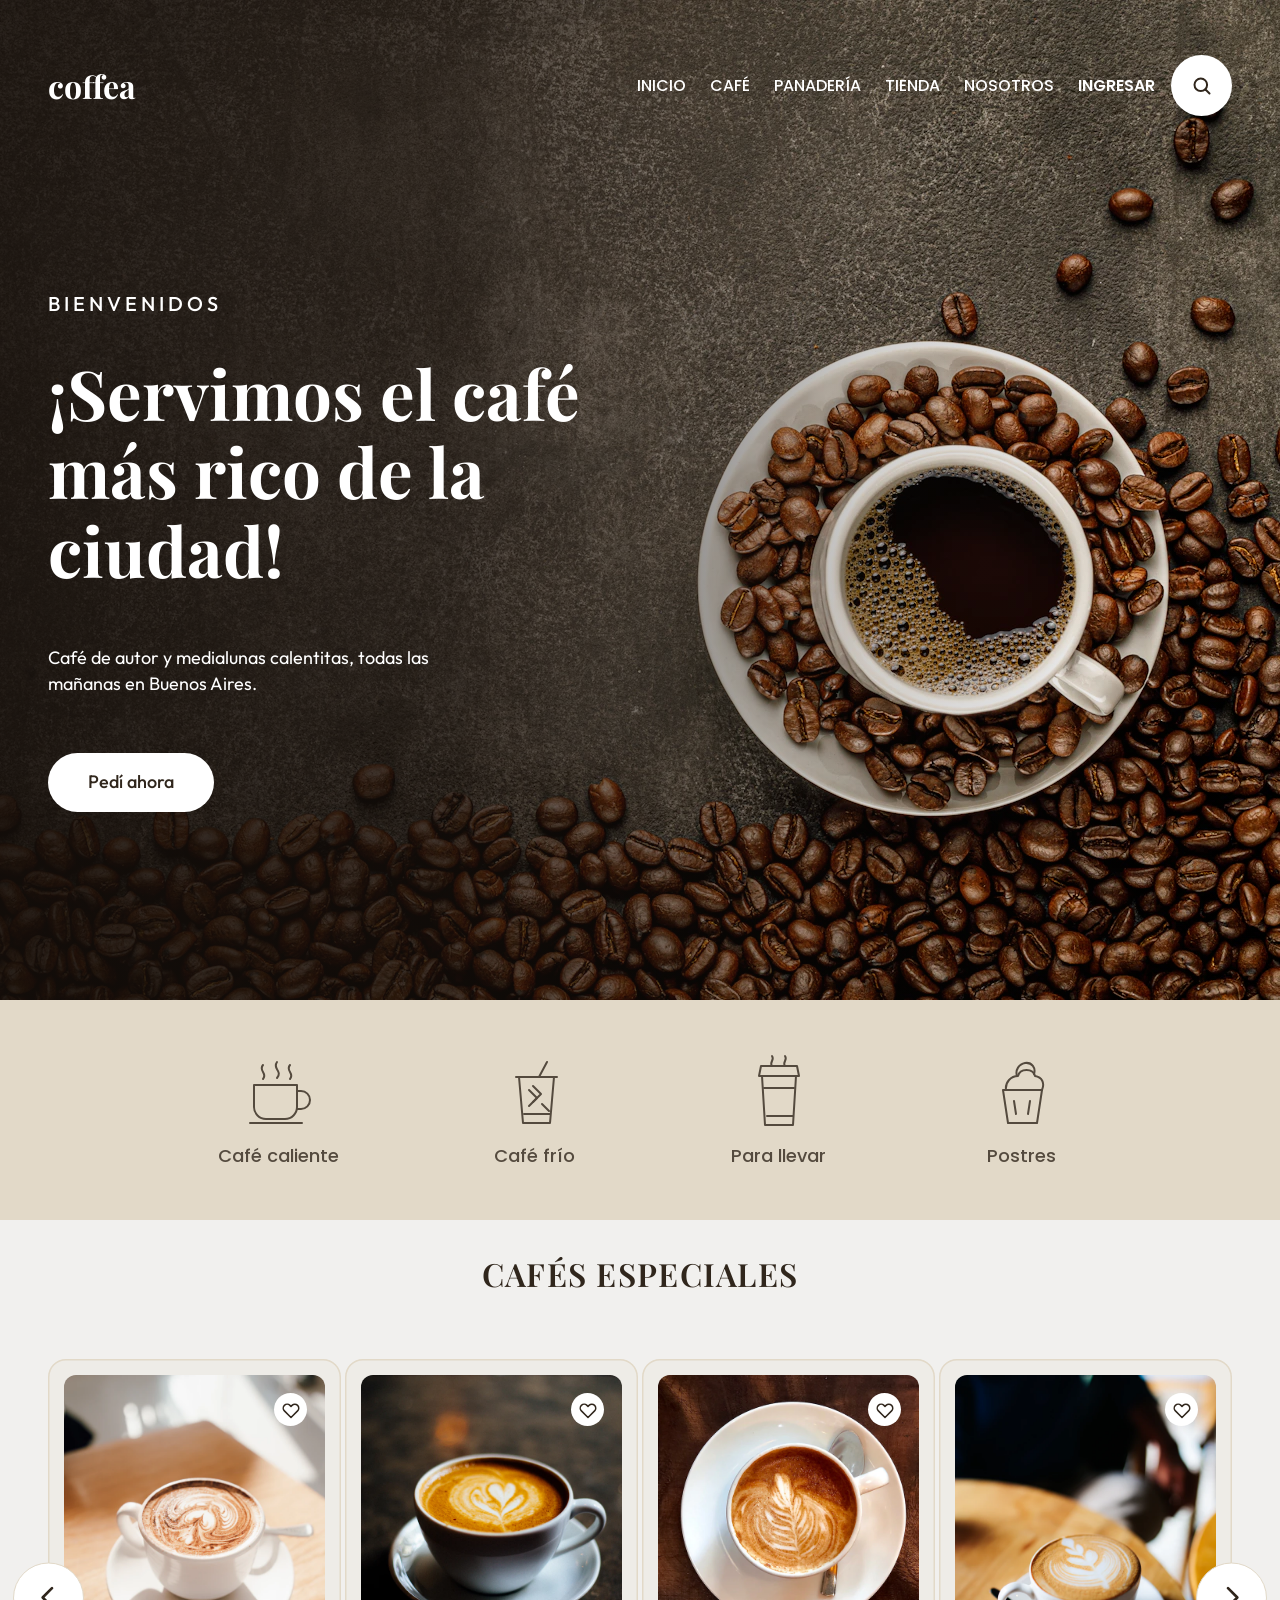
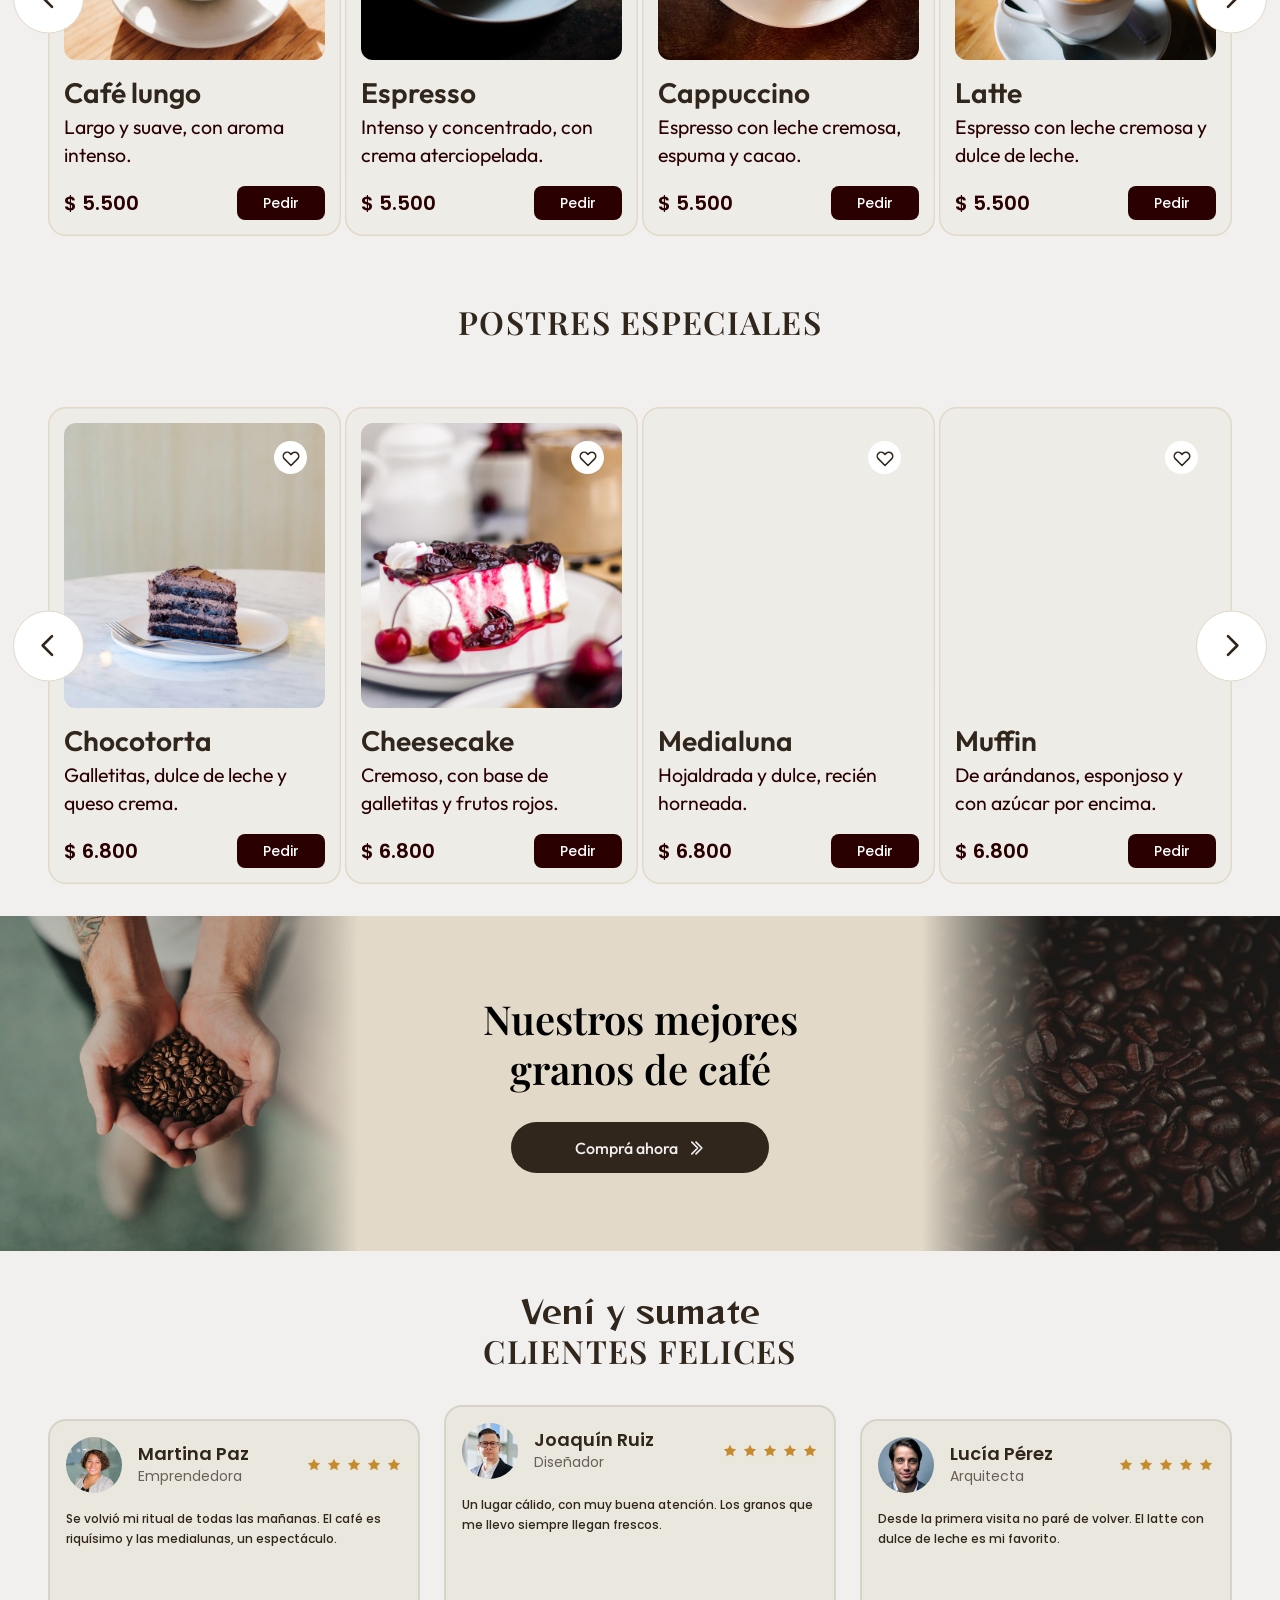
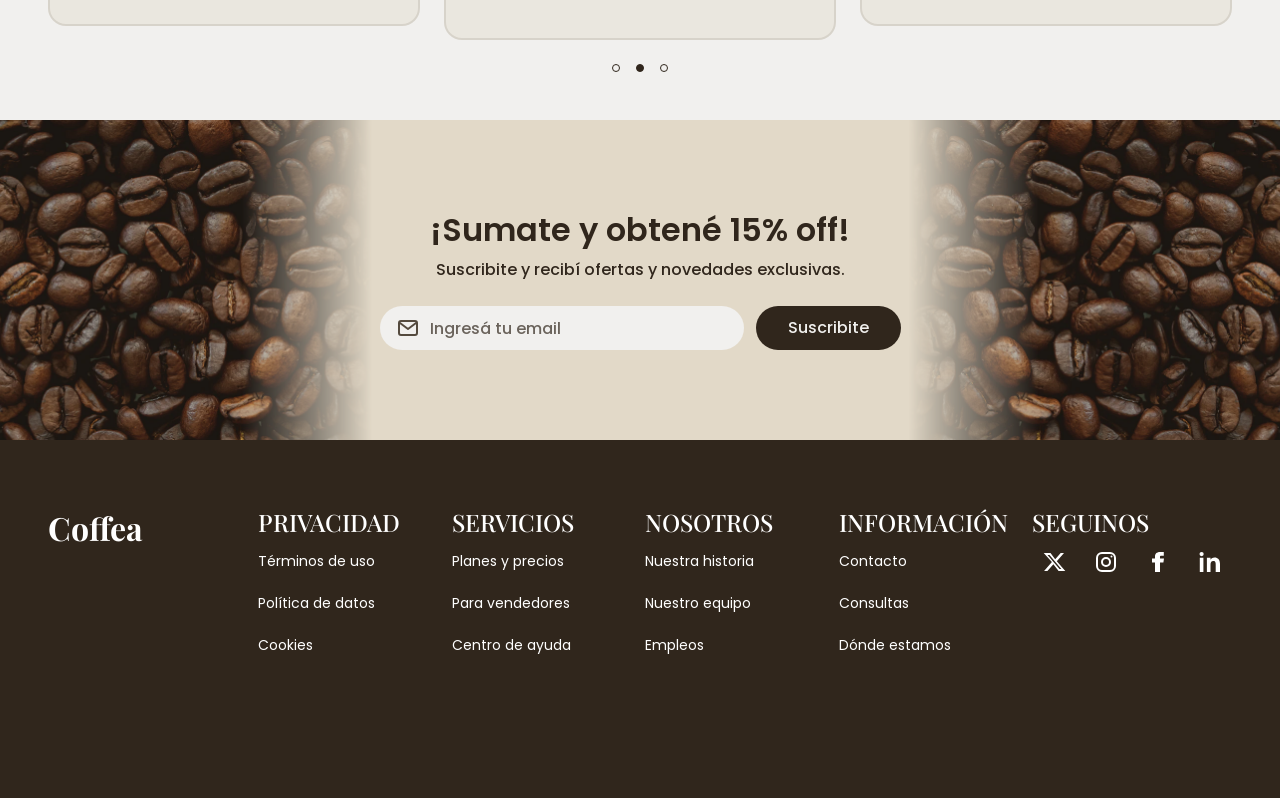
<file: index.html>
<!DOCTYPE html>
<html lang="es-AR">
  <head>
    <meta charset="UTF-8" />
    <meta name="viewport" content="width=device-width, initial-scale=1" />
    <title>Coffea | Cafetería de especialidad en Buenos Aires</title>
    <meta name="description" content="Coffea, tu cafetería en Buenos Aires: café de autor, medialunas calentitas y postres caseros todas las mañanas." />
    <meta property="og:type" content="website" />
    <meta property="og:locale" content="es_AR" />
    <meta property="og:title" content="Coffea | Cafetería de especialidad en Buenos Aires" />
    <meta property="og:description" content="Café de autor, medialunas calentitas y postres caseros todas las mañanas." />
    <link rel="icon" type="image/svg+xml" href="assets/icons/favicon.svg" />
    <link rel="preconnect" href="https://fonts.googleapis.com" />
    <link rel="preconnect" href="https://fonts.gstatic.com" crossorigin />
    <link href="https://fonts.googleapis.com/css2?family=Outfit:wght@400;500;600&family=Playfair+Display:wght@500;600;700&family=Poppins:wght@400;500;600&family=Reggae+One&display=swap" rel="stylesheet" />
    <link rel="stylesheet" href="css/main.css" />
  </head>

  <body>
    <a class="skip-link" href="#main">Saltar al contenido</a>

    <header class="header container">
      <a class="header__logo" href="/">Coffea</a>

      <nav class="header__nav" aria-label="Principal">
        <ul class="header__list">
          <li><a class="header__link" href="#main">Inicio</a></li>
          <li><a class="header__link" href="#coffee-title">Café</a></li>
          <li><a class="header__link" href="#dessert-title">Panadería</a></li>
          <li><a class="header__link" href="#promo">Tienda</a></li>
          <li><a class="header__link" href="#testimonials-title">Nosotros</a></li>
          <li><a class="header__link header__link--login" href="#">Ingresar</a></li>
        </ul>
      </nav>

      <button class="header__search" type="button" aria-label="Buscar">
        <svg class="icon" aria-hidden="true"><use href="assets/icons/sprite.svg#search"></use></svg>
      </button>

      <details class="header__menu">
        <summary class="header__toggle" aria-label="Menú"><svg class="icon" aria-hidden="true"><use href="assets/icons/sprite.svg#menu"></use></svg></summary>
        <nav class="header__panel" aria-label="Principal">
          <ul>
          <li><a href="#main">Inicio</a></li>
          <li><a href="#coffee-title">Café</a></li>
          <li><a href="#dessert-title">Panadería</a></li>
          <li><a href="#promo">Tienda</a></li>
          <li><a href="#testimonials-title">Nosotros</a></li>
          <li><a href="#">Ingresar</a></li>
          </ul>
        </nav>
      </details>
    </header>

    <main id="main">
      <section class="hero" aria-labelledby="hero-title">
        <img class="hero__img" src="assets/img/hero.webp" alt="" width="1920" height="1000" fetchpriority="high" />
        <div class="hero__content container">
          <div class="hero__body">
            <p class="hero__eyebrow">Bienvenidos</p>
            <h1 id="hero-title" class="hero__title">¡Servimos el café más rico de la ciudad!</h1>
            <p class="hero__text">Café de autor y medialunas calentitas, todas las mañanas en Buenos Aires.</p>
            <a class="hero__button" href="#coffee-title">Pedí ahora</a>
          </div>
        </div>
      </section>

      <section class="categories band band--sand" aria-label="Categorías">
        <ul class="categories__list container">
          <li><a class="categories__item" href="#coffee-title"><svg class="icon categories__icon" aria-hidden="true"><use href="assets/icons/sprite.svg#cat-hot"></use></svg><span>Café caliente</span></a></li>
          <li><a class="categories__item" href="#coffee-title"><svg class="icon categories__icon" aria-hidden="true"><use href="assets/icons/sprite.svg#cat-cold"></use></svg><span>Café frío</span></a></li>
          <li><a class="categories__item" href="#coffee-title"><svg class="icon categories__icon" aria-hidden="true"><use href="assets/icons/sprite.svg#cat-cup"></use></svg><span>Para llevar</span></a></li>
          <li><a class="categories__item" href="#dessert-title"><svg class="icon categories__icon" aria-hidden="true"><use href="assets/icons/sprite.svg#cat-dessert"></use></svg><span>Postres</span></a></li>
        </ul>
      </section>

      <section class="products" aria-labelledby="coffee-title">
        <h2 id="coffee-title" class="section__title">Cafés especiales</h2>
        <div class="carousel">
          <a class="carousel__arrow carousel__arrow--prev" href="#coffee-1" aria-label="Ver cafés anteriores"><svg class="icon" aria-hidden="true"><use href="assets/icons/sprite.svg#arrow"></use></svg></a>
          <div class="carousel__viewport" tabindex="0" role="group" aria-label="Cafés especiales">
            <ul class="carousel__track">
            <li class="carousel__item" id="coffee-1">
              <article class="product-card">
                <div class="product-card__media">
                  <img class="product-card__img" src="assets/img/coffee-1.webp" alt="Taza de café lungo" width="668" height="728" loading="lazy" decoding="async" />
                  <input class="product-card__check visually-hidden" type="checkbox" id="fav-coffee-1" />
                  <label class="product-card__fav" for="fav-coffee-1">
                    <svg class="icon" aria-hidden="true"><use href="assets/icons/sprite.svg#heart"></use></svg>
                    <span class="visually-hidden">Agregar Café lungo a favoritos</span>
                  </label>
                </div>
                <div class="product-card__body">
                  <h3 class="product-card__title">Café lungo</h3>
                  <p class="product-card__desc">Largo y suave, con aroma intenso.</p>
                  <div class="product-card__footer">
                    <data class="product-card__price" value="5500">$ 5.500</data>
                    <button class="product-card__button" type="button">Pedir</button>
                  </div>
                </div>
              </article>
            </li>
            <li class="carousel__item" id="coffee-2">
              <article class="product-card">
                <div class="product-card__media">
                  <img class="product-card__img" src="assets/img/coffee-2.webp" alt="Espresso servido en taza" width="668" height="728" loading="lazy" decoding="async" />
                  <input class="product-card__check visually-hidden" type="checkbox" id="fav-coffee-2" />
                  <label class="product-card__fav" for="fav-coffee-2">
                    <svg class="icon" aria-hidden="true"><use href="assets/icons/sprite.svg#heart"></use></svg>
                    <span class="visually-hidden">Agregar Espresso a favoritos</span>
                  </label>
                </div>
                <div class="product-card__body">
                  <h3 class="product-card__title">Espresso</h3>
                  <p class="product-card__desc">Intenso y concentrado, con crema aterciopelada.</p>
                  <div class="product-card__footer">
                    <data class="product-card__price" value="5500">$ 5.500</data>
                    <button class="product-card__button" type="button">Pedir</button>
                  </div>
                </div>
              </article>
            </li>
            <li class="carousel__item" id="coffee-3">
              <article class="product-card">
                <div class="product-card__media">
                  <img class="product-card__img" src="assets/img/coffee-3.webp" alt="Cappuccino con espuma de leche" width="668" height="728" loading="lazy" decoding="async" />
                  <input class="product-card__check visually-hidden" type="checkbox" id="fav-coffee-3" />
                  <label class="product-card__fav" for="fav-coffee-3">
                    <svg class="icon" aria-hidden="true"><use href="assets/icons/sprite.svg#heart"></use></svg>
                    <span class="visually-hidden">Agregar Cappuccino a favoritos</span>
                  </label>
                </div>
                <div class="product-card__body">
                  <h3 class="product-card__title">Cappuccino</h3>
                  <p class="product-card__desc">Espresso con leche cremosa, espuma y cacao.</p>
                  <div class="product-card__footer">
                    <data class="product-card__price" value="5500">$ 5.500</data>
                    <button class="product-card__button" type="button">Pedir</button>
                  </div>
                </div>
              </article>
            </li>
            <li class="carousel__item" id="coffee-4">
              <article class="product-card">
                <div class="product-card__media">
                  <img class="product-card__img" src="assets/img/coffee-4.webp" alt="Latte con dulce de leche" width="668" height="728" loading="lazy" decoding="async" />
                  <input class="product-card__check visually-hidden" type="checkbox" id="fav-coffee-4" />
                  <label class="product-card__fav" for="fav-coffee-4">
                    <svg class="icon" aria-hidden="true"><use href="assets/icons/sprite.svg#heart"></use></svg>
                    <span class="visually-hidden">Agregar Latte a favoritos</span>
                  </label>
                </div>
                <div class="product-card__body">
                  <h3 class="product-card__title">Latte</h3>
                  <p class="product-card__desc">Espresso con leche cremosa y dulce de leche.</p>
                  <div class="product-card__footer">
                    <data class="product-card__price" value="5500">$ 5.500</data>
                    <button class="product-card__button" type="button">Pedir</button>
                  </div>
                </div>
              </article>
            </li>
            <li class="carousel__item" id="coffee-5">
              <article class="product-card">
                <div class="product-card__media">
                  <img class="product-card__img" src="assets/img/coffee-5.webp" alt="Mocaccino con chocolate" width="668" height="728" loading="lazy" decoding="async" />
                  <input class="product-card__check visually-hidden" type="checkbox" id="fav-coffee-5" />
                  <label class="product-card__fav" for="fav-coffee-5">
                    <svg class="icon" aria-hidden="true"><use href="assets/icons/sprite.svg#heart"></use></svg>
                    <span class="visually-hidden">Agregar Mocaccino a favoritos</span>
                  </label>
                </div>
                <div class="product-card__body">
                  <h3 class="product-card__title">Mocaccino</h3>
                  <p class="product-card__desc">Chocolate negro, espresso y leche cremosa.</p>
                  <div class="product-card__footer">
                    <data class="product-card__price" value="5500">$ 5.500</data>
                    <button class="product-card__button" type="button">Pedir</button>
                  </div>
                </div>
              </article>
            </li>
            <li class="carousel__item" id="coffee-6">
              <article class="product-card">
                <div class="product-card__media">
                  <img class="product-card__img" src="assets/img/coffee-6.webp" alt="Flat white en taza" width="668" height="728" loading="lazy" decoding="async" />
                  <input class="product-card__check visually-hidden" type="checkbox" id="fav-coffee-6" />
                  <label class="product-card__fav" for="fav-coffee-6">
                    <svg class="icon" aria-hidden="true"><use href="assets/icons/sprite.svg#heart"></use></svg>
                    <span class="visually-hidden">Agregar Flat white a favoritos</span>
                  </label>
                </div>
                <div class="product-card__body">
                  <h3 class="product-card__title">Flat white</h3>
                  <p class="product-card__desc">Doble espresso con leche texturizada.</p>
                  <div class="product-card__footer">
                    <data class="product-card__price" value="5500">$ 5.500</data>
                    <button class="product-card__button" type="button">Pedir</button>
                  </div>
                </div>
              </article>
            </li>
            </ul>
          </div>
          <a class="carousel__arrow carousel__arrow--next" href="#coffee-6" aria-label="Ver más cafés"><svg class="icon" aria-hidden="true"><use href="assets/icons/sprite.svg#arrow"></use></svg></a>
        </div>
      </section>

      <section class="products" aria-labelledby="dessert-title">
        <h2 id="dessert-title" class="section__title">Postres especiales</h2>
        <div class="carousel">
          <a class="carousel__arrow carousel__arrow--prev" href="#dessert-1" aria-label="Ver postres anteriores"><svg class="icon" aria-hidden="true"><use href="assets/icons/sprite.svg#arrow"></use></svg></a>
          <div class="carousel__viewport" tabindex="0" role="group" aria-label="Postres especiales">
            <ul class="carousel__track">
            <li class="carousel__item" id="dessert-1">
              <article class="product-card">
                <div class="product-card__media">
                  <img class="product-card__img" src="assets/img/dessert-1.webp" alt="Porción de chocotorta" width="668" height="728" loading="lazy" decoding="async" />
                  <input class="product-card__check visually-hidden" type="checkbox" id="fav-dessert-1" />
                  <label class="product-card__fav" for="fav-dessert-1">
                    <svg class="icon" aria-hidden="true"><use href="assets/icons/sprite.svg#heart"></use></svg>
                    <span class="visually-hidden">Agregar Chocotorta a favoritos</span>
                  </label>
                </div>
                <div class="product-card__body">
                  <h3 class="product-card__title">Chocotorta</h3>
                  <p class="product-card__desc">Galletitas, dulce de leche y queso crema.</p>
                  <div class="product-card__footer">
                    <data class="product-card__price" value="6800">$ 6.800</data>
                    <button class="product-card__button" type="button">Pedir</button>
                  </div>
                </div>
              </article>
            </li>
            <li class="carousel__item" id="dessert-2">
              <article class="product-card">
                <div class="product-card__media">
                  <img class="product-card__img" src="assets/img/dessert-2.webp" alt="Porción de cheesecake con frutos rojos" width="668" height="728" loading="lazy" decoding="async" />
                  <input class="product-card__check visually-hidden" type="checkbox" id="fav-dessert-2" />
                  <label class="product-card__fav" for="fav-dessert-2">
                    <svg class="icon" aria-hidden="true"><use href="assets/icons/sprite.svg#heart"></use></svg>
                    <span class="visually-hidden">Agregar Cheesecake a favoritos</span>
                  </label>
                </div>
                <div class="product-card__body">
                  <h3 class="product-card__title">Cheesecake</h3>
                  <p class="product-card__desc">Cremoso, con base de galletitas y frutos rojos.</p>
                  <div class="product-card__footer">
                    <data class="product-card__price" value="6800">$ 6.800</data>
                    <button class="product-card__button" type="button">Pedir</button>
                  </div>
                </div>
              </article>
            </li>
            <li class="carousel__item" id="dessert-3">
              <article class="product-card">
                <div class="product-card__media">
                  <img class="product-card__img" src="assets/img/dessert-3.webp" alt="Medialuna recién horneada" width="668" height="728" loading="lazy" decoding="async" />
                  <input class="product-card__check visually-hidden" type="checkbox" id="fav-dessert-3" />
                  <label class="product-card__fav" for="fav-dessert-3">
                    <svg class="icon" aria-hidden="true"><use href="assets/icons/sprite.svg#heart"></use></svg>
                    <span class="visually-hidden">Agregar Medialuna a favoritos</span>
                  </label>
                </div>
                <div class="product-card__body">
                  <h3 class="product-card__title">Medialuna</h3>
                  <p class="product-card__desc">Hojaldrada y dulce, recién horneada.</p>
                  <div class="product-card__footer">
                    <data class="product-card__price" value="6800">$ 6.800</data>
                    <button class="product-card__button" type="button">Pedir</button>
                  </div>
                </div>
              </article>
            </li>
            <li class="carousel__item" id="dessert-4">
              <article class="product-card">
                <div class="product-card__media">
                  <img class="product-card__img" src="assets/img/dessert-4.webp" alt="Muffin de arándanos" width="668" height="728" loading="lazy" decoding="async" />
                  <input class="product-card__check visually-hidden" type="checkbox" id="fav-dessert-4" />
                  <label class="product-card__fav" for="fav-dessert-4">
                    <svg class="icon" aria-hidden="true"><use href="assets/icons/sprite.svg#heart"></use></svg>
                    <span class="visually-hidden">Agregar Muffin a favoritos</span>
                  </label>
                </div>
                <div class="product-card__body">
                  <h3 class="product-card__title">Muffin</h3>
                  <p class="product-card__desc">De arándanos, esponjoso y con azúcar por encima.</p>
                  <div class="product-card__footer">
                    <data class="product-card__price" value="6800">$ 6.800</data>
                    <button class="product-card__button" type="button">Pedir</button>
                  </div>
                </div>
              </article>
            </li>
            <li class="carousel__item" id="dessert-5">
              <article class="product-card">
                <div class="product-card__media">
                  <img class="product-card__img" src="assets/img/dessert-5.webp" alt="Rol de canela con glaseado" width="668" height="728" loading="lazy" decoding="async" />
                  <input class="product-card__check visually-hidden" type="checkbox" id="fav-dessert-5" />
                  <label class="product-card__fav" for="fav-dessert-5">
                    <svg class="icon" aria-hidden="true"><use href="assets/icons/sprite.svg#heart"></use></svg>
                    <span class="visually-hidden">Agregar Rol de canela a favoritos</span>
                  </label>
                </div>
                <div class="product-card__body">
                  <h3 class="product-card__title">Rol de canela</h3>
                  <p class="product-card__desc">Espiral tibio de canela con glaseado.</p>
                  <div class="product-card__footer">
                    <data class="product-card__price" value="6800">$ 6.800</data>
                    <button class="product-card__button" type="button">Pedir</button>
                  </div>
                </div>
              </article>
            </li>
            <li class="carousel__item" id="dessert-6">
              <article class="product-card">
                <div class="product-card__media">
                  <img class="product-card__img" src="assets/img/dessert-6.webp" alt="Brownie con dulce de leche y nueces" width="668" height="728" loading="lazy" decoding="async" />
                  <input class="product-card__check visually-hidden" type="checkbox" id="fav-dessert-6" />
                  <label class="product-card__fav" for="fav-dessert-6">
                    <svg class="icon" aria-hidden="true"><use href="assets/icons/sprite.svg#heart"></use></svg>
                    <span class="visually-hidden">Agregar Brownie a favoritos</span>
                  </label>
                </div>
                <div class="product-card__body">
                  <h3 class="product-card__title">Brownie</h3>
                  <p class="product-card__desc">Húmedo, con dulce de leche y nueces.</p>
                  <div class="product-card__footer">
                    <data class="product-card__price" value="6800">$ 6.800</data>
                    <button class="product-card__button" type="button">Pedir</button>
                  </div>
                </div>
              </article>
            </li>
            </ul>
          </div>
          <a class="carousel__arrow carousel__arrow--next" href="#dessert-6" aria-label="Ver más postres"><svg class="icon" aria-hidden="true"><use href="assets/icons/sprite.svg#arrow"></use></svg></a>
        </div>
      </section>

      <section class="promo band band--sand" id="promo">
        <img class="promo__img promo__img--left" src="assets/img/promo-hand.webp" alt="" width="1040" height="670" loading="lazy" decoding="async" />
        <div class="promo__content">
          <h2 class="promo__title">Nuestros mejores granos de café</h2>
          <a class="promo__button" href="#">Comprá ahora <svg class="icon" aria-hidden="true"><use href="assets/icons/sprite.svg#chevron"></use></svg></a>
        </div>
        <img class="promo__img promo__img--right" src="assets/img/promo-beans.webp" alt="" width="1006" height="670" loading="lazy" decoding="async" />
      </section>

      <section class="testimonials" aria-labelledby="testimonials-title">
        <div class="testimonials__head container">
          <p class="testimonials__kicker">Vení y sumate</p>
          <h2 id="testimonials-title" class="section__title">Clientes felices</h2>
        </div>
        <div class="testimonials__viewport" tabindex="0" role="group" aria-label="Opiniones de clientes">
          <ul class="testimonials__track">
            <li class="testimonials__item" id="t-1">
              <figure class="testimonial-card">
                <figcaption class="testimonial-card__header">
                  <img class="testimonial-card__avatar" src="assets/img/avatar-1.webp" alt="" width="112" height="112" loading="lazy" decoding="async" />
                  <span class="testimonial-card__who">
                    <strong class="testimonial-card__name">Martina Paz</strong>
                    <span class="testimonial-card__role">Emprendedora</span>
                  </span>
                  <span class="testimonial-card__rating" role="img" aria-label="5 de 5 estrellas"><svg class="icon icon--fill" aria-hidden="true"><use href="assets/icons/sprite.svg#star"></use></svg><svg class="icon icon--fill" aria-hidden="true"><use href="assets/icons/sprite.svg#star"></use></svg><svg class="icon icon--fill" aria-hidden="true"><use href="assets/icons/sprite.svg#star"></use></svg><svg class="icon icon--fill" aria-hidden="true"><use href="assets/icons/sprite.svg#star"></use></svg><svg class="icon icon--fill" aria-hidden="true"><use href="assets/icons/sprite.svg#star"></use></svg></span>
                </figcaption>
                <blockquote class="testimonial-card__quote"><p>Se volvió mi ritual de todas las mañanas. El café es riquísimo y las medialunas, un espectáculo.</p></blockquote>
              </figure>
            </li>
            <li class="testimonials__item" id="t-2">
              <figure class="testimonial-card testimonial-card--featured">
                <figcaption class="testimonial-card__header">
                  <img class="testimonial-card__avatar" src="assets/img/avatar-2.webp" alt="" width="112" height="112" loading="lazy" decoding="async" />
                  <span class="testimonial-card__who">
                    <strong class="testimonial-card__name">Joaquín Ruiz</strong>
                    <span class="testimonial-card__role">Diseñador</span>
                  </span>
                  <span class="testimonial-card__rating" role="img" aria-label="5 de 5 estrellas"><svg class="icon icon--fill" aria-hidden="true"><use href="assets/icons/sprite.svg#star"></use></svg><svg class="icon icon--fill" aria-hidden="true"><use href="assets/icons/sprite.svg#star"></use></svg><svg class="icon icon--fill" aria-hidden="true"><use href="assets/icons/sprite.svg#star"></use></svg><svg class="icon icon--fill" aria-hidden="true"><use href="assets/icons/sprite.svg#star"></use></svg><svg class="icon icon--fill" aria-hidden="true"><use href="assets/icons/sprite.svg#star"></use></svg></span>
                </figcaption>
                <blockquote class="testimonial-card__quote"><p>Un lugar cálido, con muy buena atención. Los granos que me llevo siempre llegan frescos.</p></blockquote>
              </figure>
            </li>
            <li class="testimonials__item" id="t-3">
              <figure class="testimonial-card">
                <figcaption class="testimonial-card__header">
                  <img class="testimonial-card__avatar" src="assets/img/avatar-3.webp" alt="" width="112" height="112" loading="lazy" decoding="async" />
                  <span class="testimonial-card__who">
                    <strong class="testimonial-card__name">Lucía Pérez</strong>
                    <span class="testimonial-card__role">Arquitecta</span>
                  </span>
                  <span class="testimonial-card__rating" role="img" aria-label="5 de 5 estrellas"><svg class="icon icon--fill" aria-hidden="true"><use href="assets/icons/sprite.svg#star"></use></svg><svg class="icon icon--fill" aria-hidden="true"><use href="assets/icons/sprite.svg#star"></use></svg><svg class="icon icon--fill" aria-hidden="true"><use href="assets/icons/sprite.svg#star"></use></svg><svg class="icon icon--fill" aria-hidden="true"><use href="assets/icons/sprite.svg#star"></use></svg><svg class="icon icon--fill" aria-hidden="true"><use href="assets/icons/sprite.svg#star"></use></svg></span>
                </figcaption>
                <blockquote class="testimonial-card__quote"><p>Desde la primera visita no paré de volver. El latte con dulce de leche es mi favorito.</p></blockquote>
              </figure>
            </li>
          </ul>
        </div>
        <ul class="testimonials__dots">
          <li><a href="#t-1" aria-label="Ver testimonio 1 de 3"></a></li>
          <li><a href="#t-2" aria-label="Ver testimonio 2 de 3"></a></li>
          <li><a href="#t-3" aria-label="Ver testimonio 3 de 3"></a></li>
        </ul>
      </section>

      <section class="newsletter band band--sand">
        <img class="newsletter__beans newsletter__beans--left" src="assets/img/newsletter-beans.webp" alt="" width="964" height="642" loading="lazy" decoding="async" />
        <div class="newsletter__content">
          <h2 class="newsletter__title">¡Sumate y obtené 15% off!</h2>
          <p class="newsletter__text">Suscribite y recibí ofertas y novedades exclusivas.</p>
          <form class="newsletter__form" action="#">
            <div class="newsletter__field">
              <label class="visually-hidden" for="newsletter-email">Correo electrónico</label>
              <svg class="icon" aria-hidden="true"><use href="assets/icons/sprite.svg#mail"></use></svg>
              <input class="newsletter__input" id="newsletter-email" name="email" type="email" required autocomplete="email" placeholder="Ingresá tu email" />
            </div>
            <button class="newsletter__button" type="submit">Suscribite</button>
          </form>
        </div>
        <img class="newsletter__beans newsletter__beans--right" src="assets/img/newsletter-beans.webp" alt="" width="964" height="642" loading="lazy" decoding="async" />
      </section>
    </main>

    <footer class="footer band band--espresso">
    <div class="footer__inner container">
      <div class="footer__brand"><a class="footer__logo" href="/">Coffea</a></div>
      <nav class="footer__col" aria-labelledby="footer-privacy">
        <h3 id="footer-privacy" class="footer__title">Privacidad</h3>
        <ul>
          <li><a class="footer__link" href="#">Términos de uso</a></li>
          <li><a class="footer__link" href="#">Política de datos</a></li>
          <li><a class="footer__link" href="#">Cookies</a></li>
        </ul>
      </nav>
      <nav class="footer__col" aria-labelledby="footer-services">
        <h3 id="footer-services" class="footer__title">Servicios</h3>
        <ul>
          <li><a class="footer__link" href="#">Planes y precios</a></li>
          <li><a class="footer__link" href="#">Para vendedores</a></li>
          <li><a class="footer__link" href="#">Centro de ayuda</a></li>
        </ul>
      </nav>
      <nav class="footer__col" aria-labelledby="footer-about">
        <h3 id="footer-about" class="footer__title">Nosotros</h3>
        <ul>
          <li><a class="footer__link" href="#">Nuestra historia</a></li>
          <li><a class="footer__link" href="#">Nuestro equipo</a></li>
          <li><a class="footer__link" href="#">Empleos</a></li>
        </ul>
      </nav>
      <nav class="footer__col" aria-labelledby="footer-info">
        <h3 id="footer-info" class="footer__title">Información</h3>
        <ul>
          <li><a class="footer__link" href="#">Contacto</a></li>
          <li><a class="footer__link" href="#">Consultas</a></li>
          <li><a class="footer__link" href="#">Dónde estamos</a></li>
        </ul>
      </nav>
      <div class="footer__col footer__col--social">
        <h3 class="footer__title">Seguinos</h3>
        <ul class="footer__social">
          <li><a href="#" aria-label="X (Twitter)"><svg class="icon icon--fill" aria-hidden="true"><use href="assets/icons/sprite.svg#social-x"></use></svg></a></li>
          <li><a href="#" aria-label="Instagram"><svg class="icon" aria-hidden="true"><use href="assets/icons/sprite.svg#social-instagram"></use></svg></a></li>
          <li><a href="#" aria-label="Facebook"><svg class="icon icon--fill" aria-hidden="true"><use href="assets/icons/sprite.svg#social-facebook"></use></svg></a></li>
          <li><a href="#" aria-label="LinkedIn"><svg class="icon icon--fill" aria-hidden="true"><use href="assets/icons/sprite.svg#social-linkedin"></use></svg></a></li>
        </ul>
      </div>
    </div>
  </footer>
  </body>
</html>
</file>
<file: css/main.css>
/* main.css — orden de capas e importación de archivos */

@layer tokens, base, layout, components, utilities;

@import url("tokens.css");
@import url("base.css");
@import url("layout.css");
@import url("components/header.css");
@import url("components/hero.css");
@import url("components/categories.css");
@import url("components/product-card.css");
@import url("components/carousel.css");
@import url("components/promo.css");
@import url("components/testimonial-card.css");
@import url("components/newsletter.css");
@import url("components/footer.css");
@import url("utilities.css");
</file>
